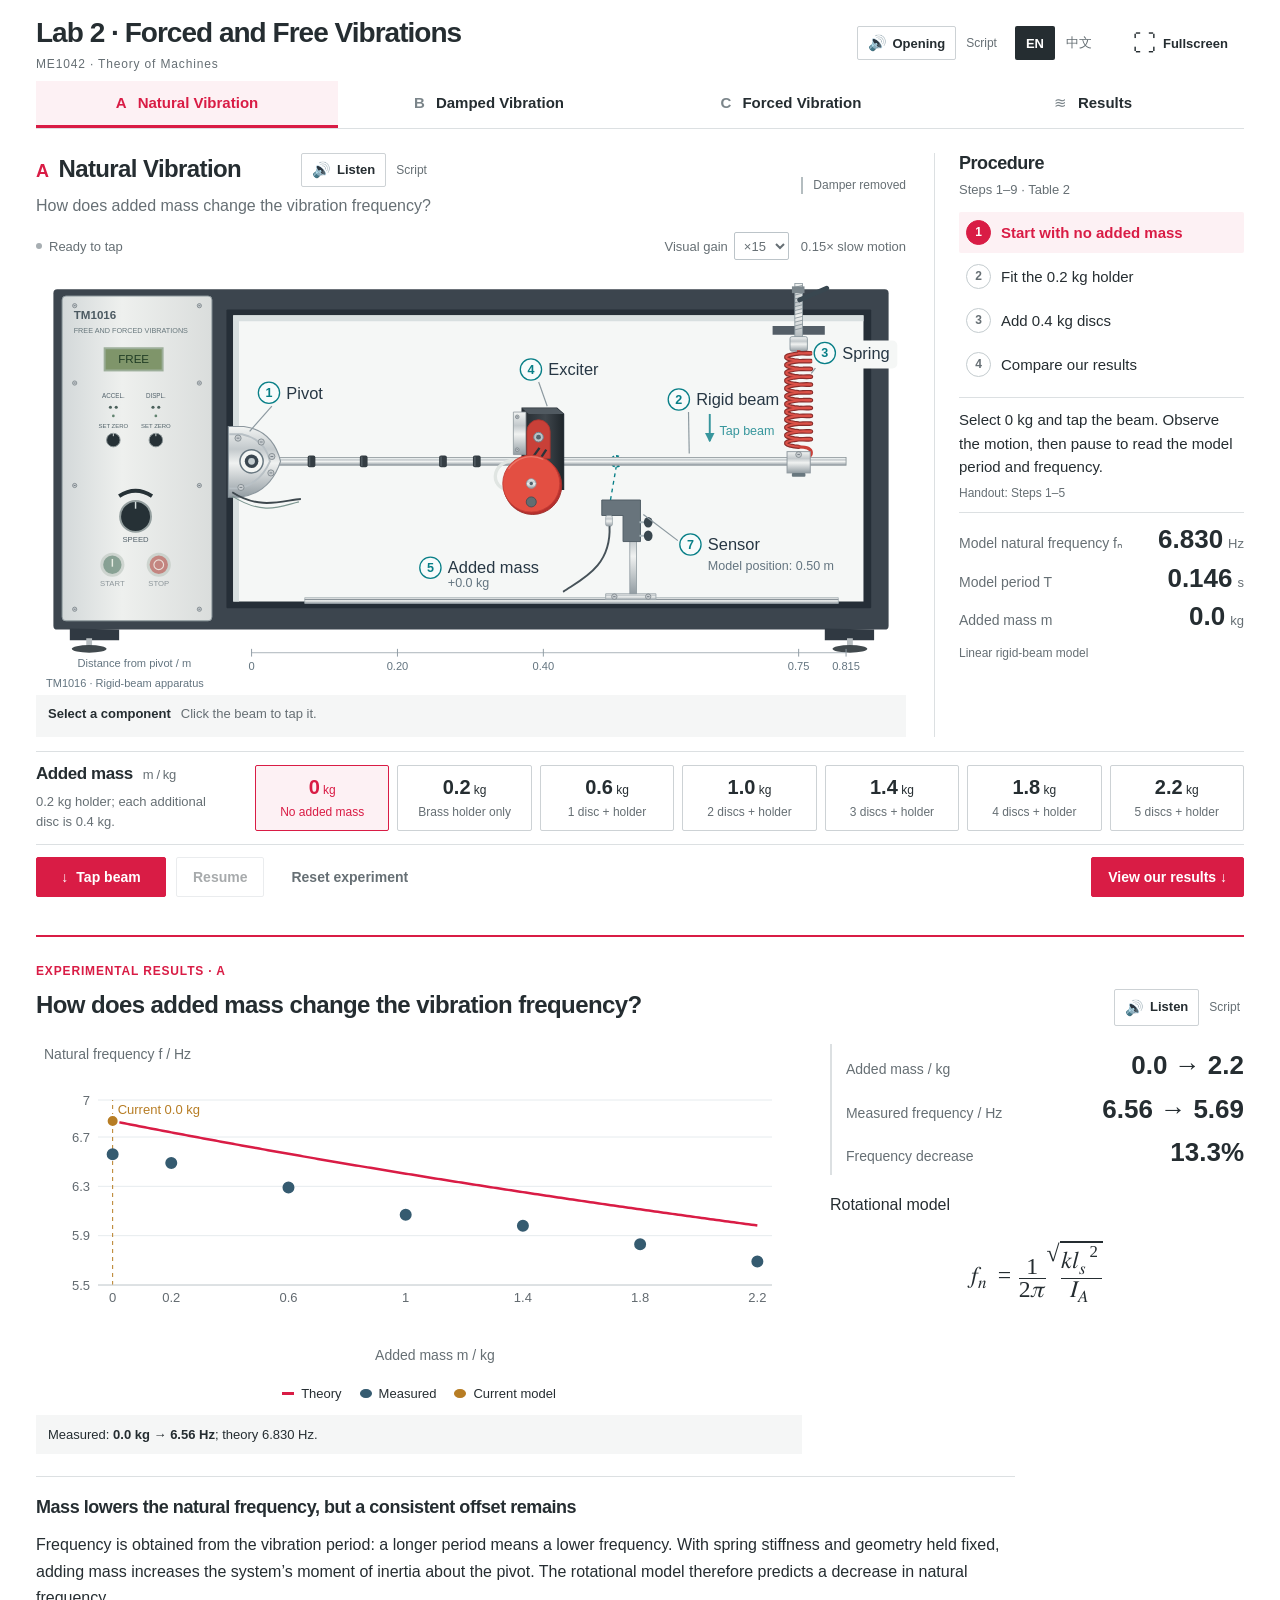
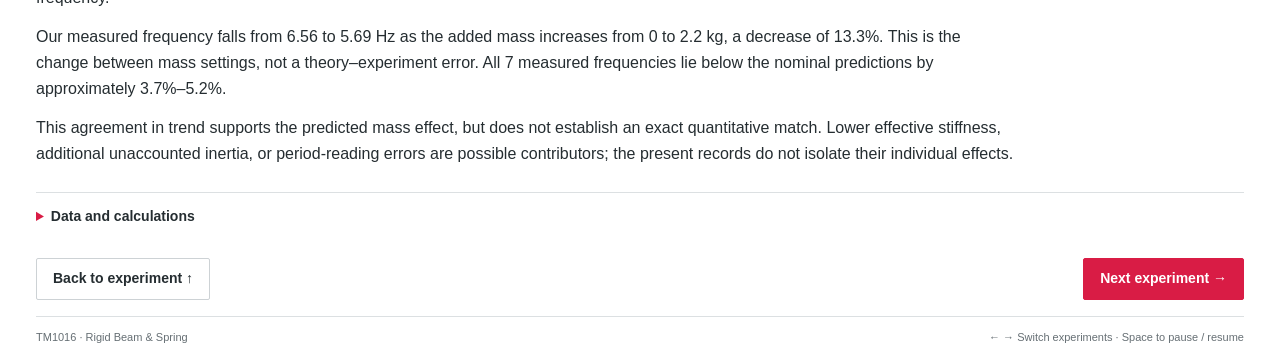
<file: lab2/index.html>
<!doctype html>
<html lang="en"><head><meta charset="UTF-8"/><meta name="viewport" content="width=device-width, initial-scale=1.0"/><meta name="theme-color" content="#222a2e"/><link rel="icon" type="image/svg+xml" href="./favicon.svg"/><title>Lab 2 · Forced and Free Vibrations</title>  <script type="module" crossorigin src="./assets/index-BS095B7F.js"></script>
  <link rel="stylesheet" crossorigin href="./assets/index-BJWmZFV6.css">
</head><body><div id="root"></div></body></html>
</file>
<file: lab2/assets/index-BJWmZFV6.css>
.math-formula{display:inline-block;vertical-align:middle;max-width:100%;color:inherit;line-height:1.5}.math-formula math{font-family:"Cambria Math","STIX Two Math","Latin Modern Math",math;font-size:1.13em;math-style:normal}.math-block{display:block;margin:14px 0 20px;padding:8px 2px;overflow-x:auto;overflow-y:hidden;font-size:21px}.math-block math{margin:0;text-align:left}.formula-row{display:flex;flex-wrap:wrap;align-items:center;gap:10px 36px;margin:8px 0}.formula-row .math-block{margin:4px 0;max-width:100%}.result-formula .math-block{margin-top:10px}.plot-x-title{text-align:center;font-size:14px;color:var(--muted);min-height:30px;line-height:1.5;margin:0 30px 10px 62px}.result-details .math-block{font-size:20px}@media(max-width:650px){.math-block,.result-details .math-block{font-size:18px}.formula-row{gap:4px 20px}}.section-title-with-audio{display:flex;align-items:flex-start;justify-content:space-between;gap:12px 20px;flex-wrap:wrap}.section-title-with-audio h2{flex:1;min-width:230px}.stage-heading .section-title-with-audio{align-items:center;justify-content:flex-start}.narration-control{position:relative;flex-shrink:0;font-size:13px;font-weight:400;letter-spacing:normal;text-transform:none;max-width:100%}.narration-actions{display:flex;align-items:center;gap:6px}.speaker-button{display:inline-flex;align-items:center;gap:7px;padding:6px 10px;min-height:34px;font-size:13px;white-space:nowrap}.speaker-button>span:first-child{font-size:15px;width:18px;text-align:center}.speaker-button.is-speaking{color:var(--accent);background:var(--tint);border-color:var(--accent)}.narration-stop{font-size:12px;min-height:34px;padding:6px 9px;color:var(--muted)}.narration-transcript{position:relative;font-size:12px}.narration-transcript>summary{padding:6px 4px;cursor:pointer;color:var(--muted);font-weight:400;list-style:none;white-space:nowrap}.narration-transcript>summary::-webkit-details-marker{display:none}.narration-transcript>summary:hover{color:var(--accent)}.narration-transcript[open]>summary{color:var(--accent)}.narration-script{position:absolute;right:0;top:100%;z-index:8;width:min(560px,calc(100vw - 50px));padding:18px;background:#fff;border:1px solid var(--line);box-shadow:0 5px 20px #252d3120;color:var(--ink);font-size:15px;line-height:1.6;max-height:65vh;overflow:auto}.narration-script>strong{display:block;font-size:15px;margin-bottom:10px}.stage-heading .narration-script{left:0;right:auto}.narration-script>p{font-size:15px;line-height:1.65;margin:0}.narration-script>small{display:block;margin-top:12px;font-size:12px;color:var(--muted)}.narration-notice{max-width:290px;font-size:12px!important;color:var(--muted);margin-top:7px!important;line-height:1.4!important}.narration-sr-status{position:absolute;width:1px;height:1px;padding:0;margin:-1px;overflow:hidden;clip-path:inset(50%);white-space:nowrap;border:0}@media(max-width:650px){.section-title-with-audio{gap:10px}.section-title-with-audio .narration-control{margin-left:auto}.stage-heading .section-title-with-audio .narration-control{margin-left:0}.narration-script,.stage-heading .narration-script{position:fixed;left:16px;right:16px;top:20vh;width:auto;max-height:65vh}.header-tools{flex-wrap:wrap}}:root{font-family:Arial,Segoe UI,Microsoft YaHei UI,Microsoft YaHei,sans-serif;color:#252d31;background:#fff;font-synthesis:none;--ink:#252d31;--muted:#666f74;--accent:#d91c45;--teal:var(--accent);--line:#dce0e2;--pale:#f5f6f6;--tint:#fdf1f4;--body:16px;--small:14px;--title:24px;--number:26px}*{box-sizing:border-box}body{margin:0;font-size:var(--body)}button,input,select{font:inherit;color:inherit}h1,h2,h3,p{margin:0}h1,h2,h3{font-weight:700;line-height:1.2;letter-spacing:-.025em}p{line-height:1.55}small{font-size:var(--small);font-weight:400}a{color:var(--accent);text-underline-offset:3px}button{background:#fff;border:1px solid #cdd2d5;border-radius:2px;min-height:40px;padding:9px 16px;cursor:pointer;font-size:14px;font-weight:600;transition:background .12s,border-color .12s}button:hover{background:var(--pale);border-color:#8f989d}button:disabled{opacity:.4;cursor:not-allowed}button[aria-pressed=true]{color:var(--accent);background:var(--tint);border-color:var(--accent)}button.primary{background:var(--accent);color:#fff;border-color:var(--accent)}button.primary:hover{background:#bb1236}.quiet-button{border-color:transparent;color:var(--muted)}button:focus-visible,input:focus-visible,select:focus-visible,[role=button]:focus-visible,summary:focus-visible{outline:2px solid var(--accent);outline-offset:3px}input[type=number],select{border:1px solid #bcc4c9;border-radius:2px;background:#fff;min-height:36px;padding:5px 8px}input[type=number]{width:90px;font-variant-numeric:tabular-nums}input[type=range]{accent-color:var(--accent);min-width:40px;cursor:pointer}select{cursor:pointer}button,select,input{touch-action:manipulation}.lab-app{max-width:1680px;margin:auto;padding:0 36px}.topbar{display:flex;align-items:center;gap:16px;flex-wrap:wrap;padding:22px 0 0;border-bottom:1px solid var(--line)}.brand{flex:1;min-width:0}.brand h1{font-size:28px;letter-spacing:-.035em}.brand>span{display:block;margin-top:7px;font-size:12px;letter-spacing:.07em;color:var(--muted)}.header-tools{display:flex;gap:14px;align-items:center}.experiment-nav{order:3;display:flex;width:100%;gap:0;margin-top:8px}.experiment-nav button{flex:1;display:flex;align-items:center;justify-content:center;gap:11px;border:0;border-bottom:3px solid transparent;border-radius:0;background:transparent;font-size:15px;padding:13px 12px;white-space:nowrap}.experiment-letter{font-size:15px;font-weight:700;color:#7b858a}.experiment-nav button[aria-current]{color:var(--accent);border-bottom-color:var(--accent);background:var(--tint)}.experiment-nav button[aria-current] .experiment-letter{color:var(--accent)}.experiment-nav small{display:none}.language-switch{display:flex;gap:0;align-items:center}.language-switch button{padding:7px 11px;min-height:34px;font-size:13px;border:0;background:transparent;color:var(--muted)}.language-switch button[aria-pressed=true]{background:var(--ink);color:#fff}.fullscreen-button{border:0;display:flex;gap:7px;align-items:center;font-size:13px;white-space:nowrap}.fullscreen-button>span{font-size:23px;font-weight:400}.experiment-stage{display:grid;grid-template-columns:minmax(0,1fr) 310px;gap:28px;padding:24px 0 0}.apparatus-stage{min-width:0}.stage-heading{display:flex;justify-content:space-between;align-items:center;gap:16px}.stage-heading h2{font-size:var(--title);display:flex;align-items:baseline;gap:10px}.stage-heading h2>span{font-size:18px;color:var(--accent)}.stage-heading h2 small{display:none}.stage-heading p{font-size:var(--body);color:var(--muted);margin-top:7px;max-width:720px}.configuration-tag{font-size:12px;color:var(--muted);border-left:2px solid #b4bdc0;padding-left:10px;max-width:165px;line-height:1.45}.apparatus-toolbar{display:flex;align-items:center;justify-content:space-between;gap:16px;margin-top:14px}.motion-status{display:flex;align-items:center;gap:7px;font-size:13px;color:var(--muted)}.motion-status i{height:6px;width:6px;background:#a7aeb2;border-radius:50%}.motion-status.is-running{color:var(--accent)}.motion-status.is-running i{background:var(--accent)}.display-controls{display:flex;align-items:center;gap:12px;font-size:13px;color:var(--muted)}.display-controls label{display:flex;gap:6px;align-items:center}.display-controls select{font-size:13px;min-height:28px;padding:2px 5px}.apparatus-viewport{padding:8px 0 0;min-width:0;display:flex;align-items:center;justify-content:center}.apparatus-viewport svg{max-height:clamp(275px,calc(100dvh - 445px),510px)}.apparatus-viewport>div>div{font-size:11px!important;min-height:18px!important;color:var(--muted)}.apparatus-caption{display:flex;gap:10px;align-items:baseline;min-height:42px;padding:10px 12px;background:var(--pale);font-size:13px;line-height:1.45}.apparatus-caption b{font-weight:600;white-space:nowrap}.apparatus-caption span{color:var(--muted)}.experiment-sidebar{border-left:1px solid var(--line);padding-left:24px;min-width:0}.procedure-rail h2{font-size:18px}.procedure-reference{font-size:13px;color:var(--muted);margin-top:6px}.procedure-rail ol{list-style:none;margin:16px 0;padding:0}.procedure-rail li+li{margin-top:5px}.procedure-rail li button{display:flex;gap:10px;align-items:center;width:100%;text-align:left;line-height:1.3;font-size:15px;padding:9px 8px;border:1px solid transparent;min-height:44px;background:transparent}.procedure-rail li button b{font-weight:500}.procedure-rail li button>span{display:grid;place-items:center;flex-shrink:0;width:25px;height:25px;border-radius:50%;border:1px solid #c4cccf;font-size:12px;color:var(--muted)}.procedure-rail li button.active{background:var(--tint);color:var(--accent)}.procedure-rail li button.active b{font-weight:600}.procedure-rail li button.active>span{background:var(--accent);border-color:var(--accent);color:#fff}.current-instruction{border-top:1px solid var(--line);padding-top:12px}.current-instruction h3{display:none}.current-instruction p{font-size:15px;line-height:1.55}.current-instruction small{display:block;color:var(--muted);font-size:12px;margin-top:8px}.next-procedure{display:none}.readout-strip{border-top:1px solid var(--line);padding-top:9px;margin-top:16px}.readout{display:flex;align-items:baseline;justify-content:space-between;gap:12px;padding:4px 0;min-width:0}.readout>span{color:var(--muted);font-size:14px;line-height:1.3}.readout b{font-size:var(--number);font-weight:600;white-space:nowrap;line-height:1.25;font-variant-numeric:tabular-nums}.readout small{font-size:13px;margin-left:5px;font-weight:400;color:var(--muted)}.readout-strip.four-readouts{display:grid;grid-template-columns:1fr 1fr;gap:10px 12px}.four-readouts .readout{display:block}.four-readouts .readout>span{display:block;font-size:13px;margin-bottom:5px}.model-note{font-size:12px;color:var(--muted);line-height:1.5;margin-top:8px}.experiment-controls{display:flex;align-items:center;gap:24px;padding:16px 0;margin-top:20px;border-block:1px solid var(--line)}.control-heading{max-width:220px;flex:0 0 195px}.control-heading h2{font-size:17px}.control-heading h2>span{font-size:13px;font-weight:400;color:var(--muted);margin-left:10px}.control-heading p{font-size:13px;color:var(--muted);margin-top:7px}.mass-options{flex:1;display:grid;grid-template-columns:repeat(7,minmax(0,1fr));gap:8px}.mass-options button,.damping-options button{display:flex;flex-direction:column;align-items:center;justify-content:center;gap:6px;padding:10px 7px;min-height:65px}.mass-options strong{font-size:20px;font-weight:600;white-space:nowrap}.mass-options small{font-size:12px}.mass-options button>span,.damping-options button>span{font-size:12px;font-weight:400;color:var(--muted);line-height:1.3}.mass-options button[aria-pressed=true]>span,.damping-options button[aria-pressed=true]>span{color:var(--accent)}.damping-options{display:flex;gap:10px;flex:1}.damping-options button{flex:1;font-size:14px}.damping-options strong{font-weight:600}.controls-C{display:grid;grid-template-columns:minmax(0,1.5fr) minmax(170px,.65fr) minmax(230px,1fr);align-items:stretch}.controls-C>div+div{border-left:1px solid var(--line);padding-left:24px}.controls-C label,.controls-C h2{font-size:15px;font-weight:600}.frequency-input{display:flex;gap:10px;align-items:center;margin-top:8px;font-size:14px}.frequency-input input[type=range]{flex:1;width:100%}.frequency-input input[type=number]{width:85px;font-size:18px}.frequency-stepping{display:flex;align-items:center;gap:8px;font-size:13px;color:var(--muted);margin-top:10px}.frequency-stepping button{padding:5px 10px;min-height:30px;font-size:13px}.mini-segment{display:flex;margin-right:auto}.mini-segment button{border-radius:0}.forced-reference>label{display:block}.reference-input{display:flex;align-items:center;gap:8px;margin-top:8px;font-size:14px}.return-start{padding:4px 0;min-height:30px;margin-top:7px;border:0;background:transparent;color:var(--accent);font-size:13px}.forced-damping .damping-options{margin-top:10px}.forced-damping .damping-options button{font-size:13px}.frequency-presets{display:flex;gap:6px;flex-wrap:wrap;margin-top:10px}.frequency-presets button{font-size:12px;min-height:30px;padding:5px 8px}.actionbar{display:flex;justify-content:space-between;align-items:center;gap:14px;padding:16px 0}.primary-actions,.page-actions{display:flex;gap:10px;align-items:center}.main-action{min-width:130px}.main-action>span{margin-right:8px}.notice{display:flex;align-items:center;justify-content:space-between;background:var(--pale);padding:8px 12px;font-size:14px}.notice button{border:0;min-height:24px;padding:2px 6px}.analysis-loading{padding:50px 0;color:var(--muted)}footer{display:flex;justify-content:space-between;gap:20px;border-top:1px solid var(--line);padding:14px 0 20px;color:var(--muted);font-size:11px}@media(min-width:1600px){.lab-app{padding-inline:44px}.experiment-stage{grid-template-columns:minmax(0,1fr) 350px;gap:32px}.experiment-sidebar{padding-left:28px}.procedure-rail li button,.current-instruction p{font-size:16px}.brand h1{font-size:30px}}@media(max-width:1150px){.lab-app{padding-inline:24px}.experiment-stage{grid-template-columns:minmax(0,1fr) 290px;gap:20px}.experiment-sidebar{padding-left:18px}.configuration-tag{display:none}.control-heading{flex-basis:155px}.controls-C{grid-template-columns:minmax(0,1.4fr) 160px minmax(210px,1fr);gap:18px}.controls-C>div+div{padding-left:18px}}@media(max-width:900px){.brand h1{font-size:23px}.experiment-nav button{font-size:13px;padding-inline:5px;gap:7px}.experiment-stage{grid-template-columns:1fr}.experiment-sidebar{display:grid;grid-template-columns:1.5fr 1fr;gap:20px;border-left:0;padding-left:0;border-top:1px solid var(--line);padding-top:18px}.procedure-rail{grid-row:span 2}.readout-strip{margin:0;border:0;padding:0}.model-note{align-self:end}.apparatus-viewport svg{max-height:none}.experiment-controls{display:block}.control-heading{max-width:none;margin-bottom:13px}.control-heading p{margin-top:5px}.controls-C{display:grid;grid-template-columns:minmax(0,1fr) 190px}.controls-C .forced-damping{grid-column:1/-1;border-left:0;border-top:1px solid var(--line);padding:14px 0 0}.controls-C .forced-damping .damping-options{margin-top:8px}.forced-damping .damping-options button{flex-direction:row;min-height:42px}}@media(max-width:600px){.lab-app{padding-inline:16px}.topbar{padding-top:18px;gap:8px}.brand{flex-basis:100%}.brand h1{font-size:23px}.brand>span{font-size:11px}.header-tools{margin-left:auto}.experiment-nav{margin-top:0;display:grid;grid-template-columns:1fr 1fr}.experiment-nav button{justify-content:flex-start;white-space:normal;font-size:13px;min-height:45px}.experiment-stage{padding-top:20px}.stage-heading h2{font-size:23px}.stage-heading p{font-size:15px}.display-controls{font-size:11px;gap:8px}.motion-status{font-size:12px}.apparatus-caption{display:block;font-size:13px}.apparatus-caption b{display:block;margin-bottom:3px}.experiment-sidebar{display:block}.readout-strip,.readout-strip.four-readouts{margin-top:18px;border-top:1px solid var(--line);padding-top:12px}.readout-strip.four-readouts{display:grid}.mass-options{grid-template-columns:repeat(4,minmax(0,1fr))}.mass-options strong{font-size:19px}.mass-options button>span{font-size:11px}.damping-options{display:grid;grid-template-columns:1fr 1fr}.controls-C{display:flex;flex-direction:column;gap:18px}.controls-C>div+div{border-left:0;border-top:1px solid var(--line);padding:14px 0 0}.actionbar{flex-wrap:wrap}.primary-actions{display:flex;flex-wrap:wrap;gap:6px}.actionbar button{padding-inline:12px;font-size:13px}.page-actions{margin-left:auto}footer{font-size:10px;flex-wrap:wrap;gap:8px}}.topbar{padding-top:16px;gap:10px}.experiment-nav{margin-top:0}.procedure-rail ol{margin:12px 0}.procedure-rail li+li{margin-top:3px}.procedure-rail li button{min-height:36px;padding:7px 6px}.current-instruction{padding-top:10px}.readout-strip{margin-top:12px;padding-top:7px}.readout{padding:3px 0}.experiment-controls{margin-top:14px;padding-block:12px}.actionbar{padding-block:12px}@media(prefers-reduced-motion:reduce){button{transition:none}html{scroll-behavior:auto}}.analysis-discussion{max-width:110ch;margin:22px 0 24px;padding-top:18px;border-top:1px solid var(--line);font-size:var(--body);line-height:1.65}.analysis-discussion h3{font-size:18px;line-height:1.4;margin:0 0 12px;color:var(--ink)}.analysis-discussion p{margin:0;font-size:inherit;line-height:inherit;overflow-wrap:break-word}.analysis-discussion p+p{margin-top:12px}.experiment-results,.final-results{font-size:var(--body);line-height:1.55;max-width:1540px;margin-inline:auto}.experiment-results{margin-top:26px;padding:25px 0 16px;border-top:2px solid var(--accent);scroll-margin-top:20px}.experiment-results:focus,.result-unit:focus,#interactive-experiment:focus{outline:none}.result-heading{margin-bottom:18px}.result-heading>span,.result-heading>p{display:block;font-size:12px;color:var(--accent);font-weight:600;letter-spacing:.07em;margin-bottom:8px;text-transform:uppercase}.result-heading h2{font-size:var(--title);line-height:1.3}.result-grid{display:grid;grid-template-columns:minmax(0,1.85fr) minmax(280px,1fr);gap:28px;align-items:start;margin-top:12px}.result-chart,.result-copy{min-width:0}.result-copy p{font-size:var(--body);line-height:1.55}.result-copy p+p{margin-top:14px}.result-copy h3{font-size:17px;margin-bottom:10px}.result-copy ul{font-size:var(--body);padding-left:19px;line-height:1.55;margin:12px 0}.result-copy li+li{margin-top:9px}.result-metrics{display:block;margin:0 0 18px;border-left:2px solid var(--line);padding-left:14px}.result-metrics>div{display:grid;grid-template-columns:1fr auto;align-items:baseline;gap:12px;padding:5px 0;min-width:0}.result-metrics small,.result-metrics dt{font-size:14px;color:var(--muted);line-height:1.35}.result-metrics strong,.result-metrics dd{font-size:var(--number);color:var(--ink);font-weight:600;line-height:1.3;white-space:nowrap;margin:0;font-variant-numeric:tabular-nums}.result-note{font-size:13px;line-height:1.55;color:var(--muted);margin:10px 0}.result-formula{display:block;margin-top:8px;color:var(--ink);font-size:16px}.result-conclusion{font-size:16px;margin:18px 0;padding:12px 15px;border-left:3px solid var(--accent);background:var(--pale)}.result-point-detail{font-size:13px;line-height:1.5;margin-top:12px;padding:10px 12px;background:var(--pale);font-variant-numeric:tabular-nums}.result-point-detail span{display:block}.result-point-detail small{display:block;font-size:12px;color:var(--muted);margin-top:5px}.result-details{border-top:1px solid var(--line);font-size:14px;margin-top:14px}.result-details summary{cursor:pointer;font-size:14px;font-weight:600;padding:13px 0;color:var(--ink)}.result-details summary::marker{color:var(--accent)}.result-details p{margin:9px 0 14px;line-height:1.55}.result-details[open]{padding-bottom:12px}.result-actions{display:flex;justify-content:space-between;align-items:center;gap:12px;margin:18px 0 0}.result-actions button{font-size:14px}.result-tabs{display:flex;gap:6px;margin:12px 0 18px}.result-tabs button{font-size:14px}.result-tabs button.active{background:var(--ink);color:#fff;border-color:var(--ink)}.damping-record-strip{display:grid;grid-template-columns:repeat(4,1fr);gap:0;margin:12px 0 24px;border:1px solid var(--line)}.damping-record-strip>div{padding:12px 15px;display:flex;flex-direction:column;border-left:1px solid var(--line)}.damping-record-strip>div:first-child{border-left:0}.damping-record-strip>div.active{background:var(--tint);box-shadow:inset 0 2px var(--accent)}.damping-record-strip span{font-size:14px}.damping-record-strip small{font-size:12px;color:var(--muted);margin-top:5px}.damping-record-strip strong{font-size:24px;font-weight:600;color:var(--ink);margin-top:3px}.plot{position:relative;min-width:0}.plot-axis-title{font-size:14px;color:var(--muted);margin:0 0 4px 8px}.plot-legend{display:flex;align-items:center;justify-content:center;gap:8px 18px;flex-wrap:wrap;font-size:13px;line-height:1.4;margin-top:8px}.plot-legend span{display:inline-flex;align-items:center;gap:7px}.plot-legend i{display:inline-block;width:12px;border:1px solid}.plot svg circle[tabindex]{cursor:pointer}.chart-record-tooltip{position:absolute;left:65px;top:38px;z-index:2;max-width:calc(100% - 80px);padding:10px 13px;background:#fff;border:1px solid var(--line);box-shadow:0 3px 12px #222a2e15;border-radius:2px;font-size:13px;line-height:1.6;pointer-events:none}.result-table-wrap{overflow-x:auto;margin:12px 0}.parallel-data-tables{display:grid;grid-template-columns:repeat(2,minmax(0,1fr));gap:24px;align-items:start;max-width:1260px}.compact-data-table{min-width:0;max-width:850px;margin:8px 0 14px}.compact-data-table table{width:auto;min-width:min(100%,560px);max-width:100%;border-collapse:collapse;font-size:12px;line-height:1.35;font-variant-numeric:tabular-nums;font-weight:400}.parallel-data-tables .compact-data-table table{width:100%;min-width:0;table-layout:fixed}.compact-data-table caption{font-size:14px;font-weight:600;color:var(--ink);text-align:left;padding:4px 0 10px}.compact-data-table th,.compact-data-table td{padding:5px 9px;border-bottom:1px solid #e7eaec;text-align:right;white-space:nowrap}.compact-data-table th{background:var(--pale);color:var(--muted);font-size:11px;font-weight:600;white-space:normal;vertical-align:bottom;line-height:1.4}.compact-data-table th:first-child,.compact-data-table td:first-child{text-align:left}.compact-data-table tbody tr:hover{background:var(--tint)}.compact-data-table p{font-size:12px;color:var(--muted)}.final-results{padding:26px 0}.result-unit{padding:28px 0 32px;border-bottom:1px solid var(--line);scroll-margin-top:20px}.result-unit:first-child{padding-top:0}.integration-table,.comparison-table{width:100%;border-collapse:collapse;font-size:16px;line-height:1.5;margin:18px 0}.comparison-table th,.comparison-table td{padding:15px 16px;border-bottom:1px solid var(--line);text-align:left;vertical-align:top}.comparison-table thead th{background:var(--pale);font-size:13px;font-weight:600;color:var(--muted)}.comparison-table th:first-child{width:20%}.comparison-table th:nth-child(2){width:37%}.overall-conclusions{padding-left:24px;margin:18px 0 24px}.overall-conclusions li{padding:9px 0;font-size:16px}.overall-conclusions b{display:block;margin-bottom:3px}.result-unit>h3{font-size:18px;margin-top:20px}.result-unit>ul{padding-left:20px;font-size:16px;line-height:1.6}.result-unit>ul li+li{margin-top:8px}@media(min-width:1600px){.result-grid{gap:36px;grid-template-columns:minmax(0,1.9fr) minmax(340px,1fr)}}@media(max-width:950px){.result-grid{grid-template-columns:1fr;gap:24px}.result-metrics{max-width:520px}.parallel-data-tables{gap:16px}.compact-data-table th,.compact-data-table td{padding-inline:6px}.comparison-table{font-size:14px}.comparison-table th,.comparison-table td{padding:12px}}@media(max-width:650px){.experiment-results{margin-top:18px}.result-heading h2{font-size:23px}.result-grid{gap:20px}.damping-record-strip{grid-template-columns:1fr 1fr}.damping-record-strip>div:nth-child(3){border-left:0;border-top:1px solid var(--line)}.damping-record-strip>div:nth-child(4){border-top:1px solid var(--line)}.parallel-data-tables{grid-template-columns:1fr;gap:16px}.compact-data-table{max-width:100%}.compact-data-table table{width:100%;min-width:0;font-size:11px}.compact-data-table th,.compact-data-table td{padding:5px}.result-actions{flex-wrap:wrap}.result-actions button{font-size:13px}.comparison-table th,.comparison-table td{padding:9px 6px;overflow-wrap:anywhere}.comparison-table{font-size:13px}.plot-legend{font-size:12px;gap:7px 12px}.result-copy p,.result-copy li,.result-conclusion,.overall-conclusions li{font-size:15px}}
</file>
